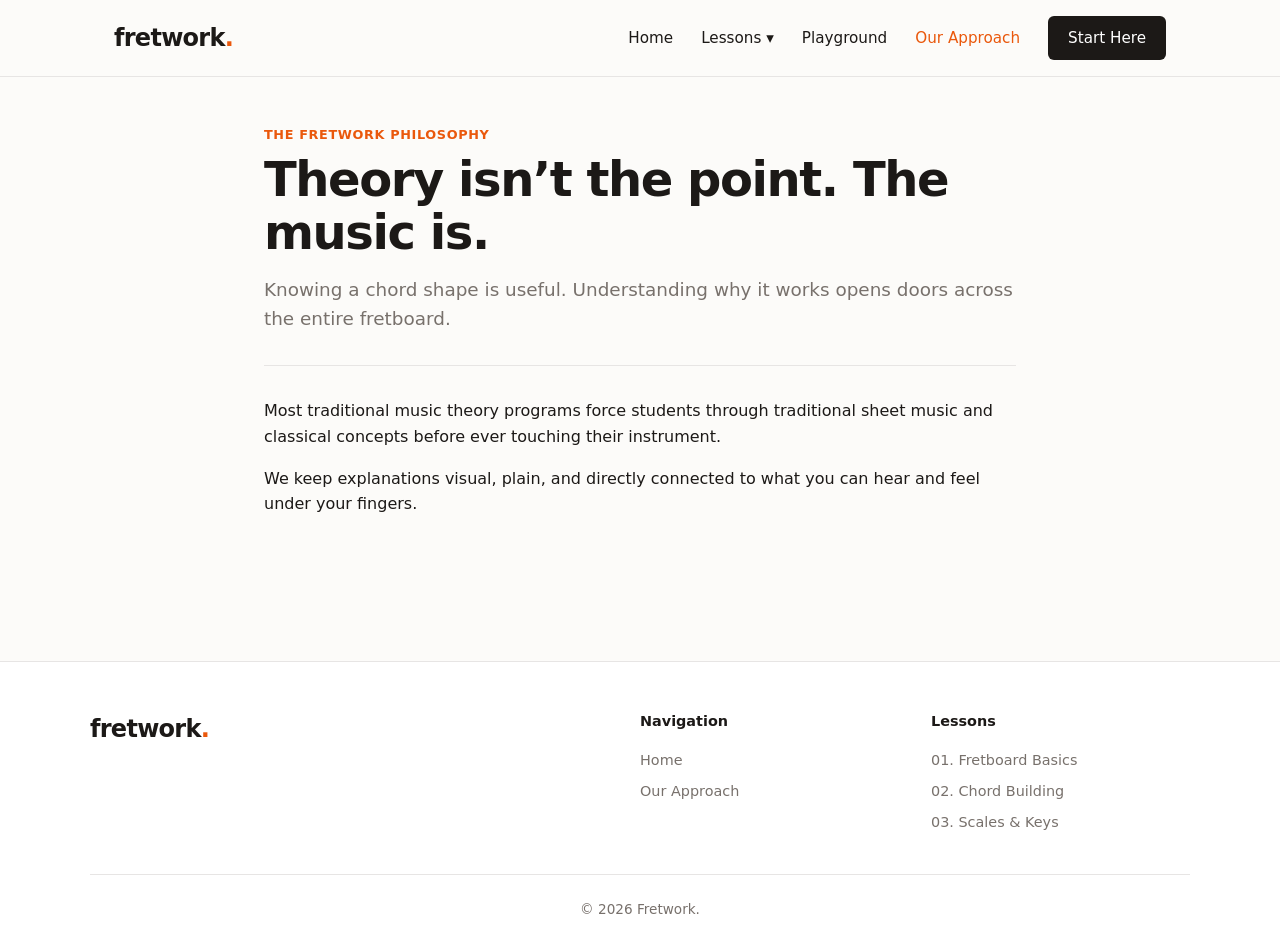
<file: about/index.html>
<!DOCTYPE html>
<html lang="en">
<head>
  <meta charset="UTF-8">
  <meta name="viewport" content="width=device-width, initial-scale=1.0">
  <title>Our Approach — Fretwork</title>
  <link rel="stylesheet" href="../styles.css">
</head>
<body>

  <header class="site-header">
    <div class="header-container">
      <a href="../index.html" class="brand-logo">fretwork<span class="dot">.</span></a>
      <nav aria-label="Main navigation">
        <ul class="nav-list">
          <li><a href="../index.html" class="nav-link">Home</a></li>
          <li class="nav-item dropdown">
            <a href="../lessons/index.html" class="nav-link">Lessons ▾</a>
            <ul class="dropdown-menu">
              <li><a href="../lessons/fretboard-basics.html" class="dropdown-link"><strong>01 / Fretboard Basics</strong><small>Start here</small></a></li>
              <li><a href="../lessons/chord-building.html" class="dropdown-link"><strong>02 / Chord Building</strong><small>Triads & intervals</small></a></li>
              <li><a href="../lessons/scales-and-keys.html" class="dropdown-link"><strong>03 / Scales & Keys</strong><small>Make melodies</small></a></li>
            </ul>
          </li>
          <li><a href="../index.html#playground" class="nav-link">Playground</a></li>
          <li><a href="./index.html" class="nav-link active">Our Approach</a></li>
          <li><a href="../lessons/fretboard-basics.html" class="btn-primary">Start Here</a></li>
        </ul>
      </nav>
    </div>
  </header>

  <main style="max-width: 800px;">
    <p class="eyebrow">The Fretwork Philosophy</p>
    <h1>Theory isn’t the point. The music is.</h1>
    <p class="lead">Knowing a chord shape is useful. Understanding why it works opens doors across the entire fretboard.</p>

    <div style="margin: 2rem 0; border-top: 1px solid var(--border-color); padding-top: 2rem;">
      <p style="margin-bottom: 1rem;">Most traditional music theory programs force students through traditional sheet music and classical concepts before ever touching their instrument.</p>
      <p style="margin-bottom: 1rem;">We keep explanations visual, plain, and directly connected to what you can hear and feel under your fingers.</p>
    </div>
  </main>

  <footer class="site-footer">
    <div class="footer-container">
      <div><a href="../index.html" class="brand-logo">fretwork<span class="dot">.</span></a></div>
      <div class="footer-column">
        <h4>Navigation</h4>
        <ul>
          <li><a href="../index.html">Home</a></li>
          <li><a href="./index.html">Our Approach</a></li>
        </ul>
      </div>
      <div class="footer-column">
        <h4>Lessons</h4>
        <ul>
          <li><a href="../lessons/fretboard-basics.html">01. Fretboard Basics</a></li>
          <li><a href="../lessons/chord-building.html">02. Chord Building</a></li>
          <li><a href="../lessons/scales-and-keys.html">03. Scales & Keys</a></li>
        </ul>
      </div>
    </div>
    <div class="footer-bottom">
      <p>&copy; 2026 Fretwork.</p>
    </div>
  </footer>

</body>
</html>
</file>
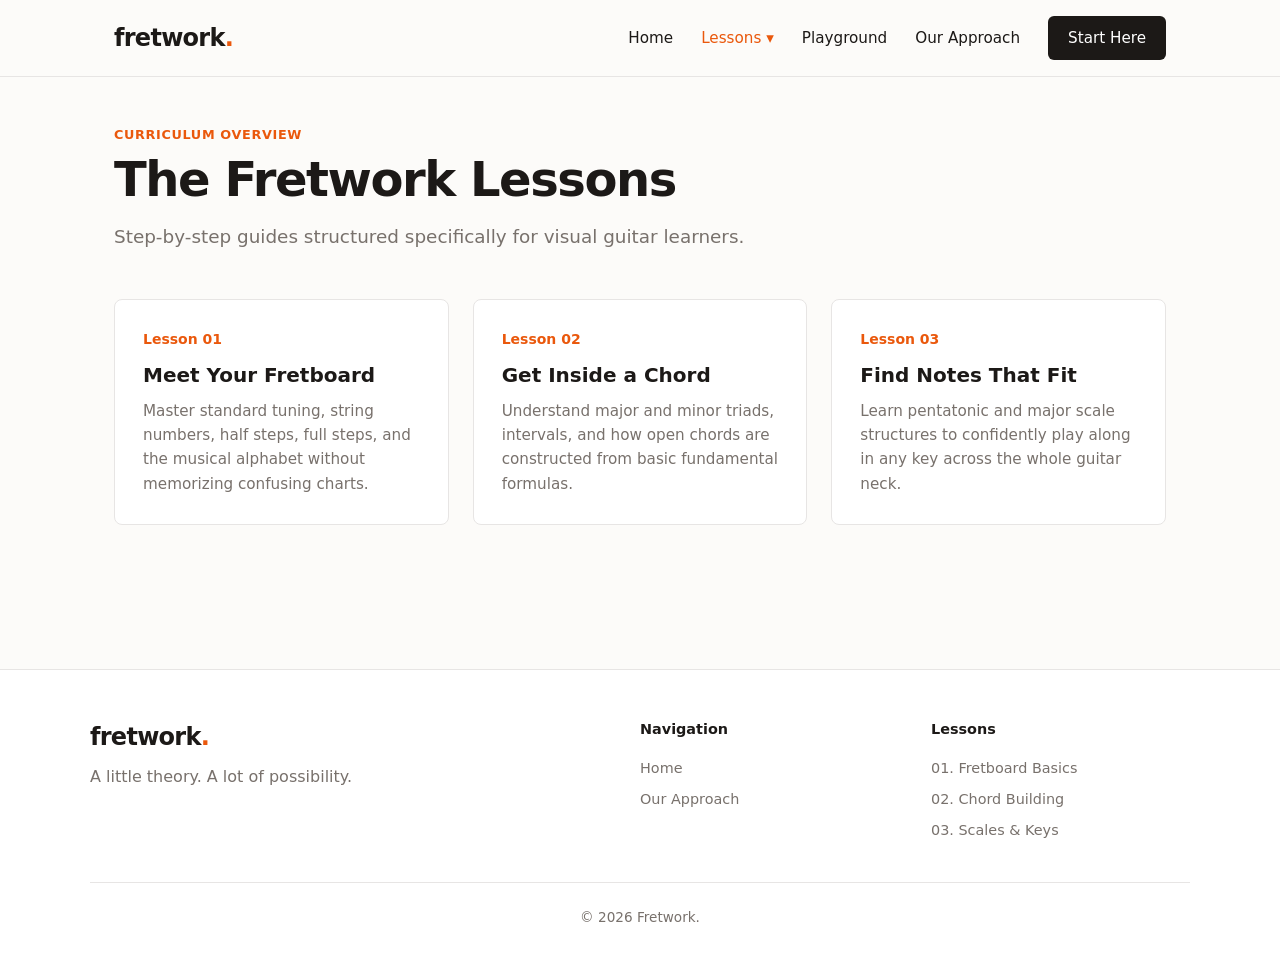
<file: lessons/index.html>
<!DOCTYPE html>
<html lang="en">
<head>
  <meta charset="UTF-8">
  <meta name="viewport" content="width=device-width, initial-scale=1.0">
  <title>All Lessons — Fretwork</title>
  <link rel="stylesheet" href="../styles.css">
</head>
<body>

  <header class="site-header">
    <div class="header-container">
      <a href="../index.html" class="brand-logo">fretwork<span class="dot">.</span></a>
      <nav aria-label="Main navigation">
        <ul class="nav-list">
          <li><a href="../index.html" class="nav-link">Home</a></li>
          <li class="nav-item dropdown">
            <a href="./index.html" class="nav-link active">Lessons ▾</a>
            <ul class="dropdown-menu">
              <li><a href="./fretboard-basics.html" class="dropdown-link"><strong>01 / Fretboard Basics</strong><small>Start here</small></a></li>
              <li><a href="./chord-building.html" class="dropdown-link"><strong>02 / Chord Building</strong><small>Triads & intervals</small></a></li>
              <li><a href="./scales-and-keys.html" class="dropdown-link"><strong>03 / Scales & Keys</strong><small>Make melodies</small></a></li>
            </ul>
          </li>
          <li><a href="../index.html#playground" class="nav-link">Playground</a></li>
          <li><a href="../about/index.html" class="nav-link">Our Approach</a></li>
          <li><a href="./fretboard-basics.html" class="btn-primary">Start Here</a></li>
        </ul>
      </nav>
    </div>
  </header>

  <main>
    <p class="eyebrow">Curriculum Overview</p>
    <h1>The Fretwork Lessons</h1>
    <p class="lead">Step-by-step guides structured specifically for visual guitar learners.</p>

    <div class="card-grid" style="margin-top: 3rem;">
      <a href="./fretboard-basics.html" class="card">
        <span class="card-num">Lesson 01</span>
        <h3>Meet Your Fretboard</h3>
        <p>Master standard tuning, string numbers, half steps, full steps, and the musical alphabet without memorizing confusing charts.</p>
      </a>
      <a href="./chord-building.html" class="card">
        <span class="card-num">Lesson 02</span>
        <h3>Get Inside a Chord</h3>
        <p>Understand major and minor triads, intervals, and how open chords are constructed from basic fundamental formulas.</p>
      </a>
      <a href="./scales-and-keys.html" class="card">
        <span class="card-num">Lesson 03</span>
        <h3>Find Notes That Fit</h3>
        <p>Learn pentatonic and major scale structures to confidently play along in any key across the whole guitar neck.</p>
      </a>
    </div>
  </main>

  <footer class="site-footer">
    <div class="footer-container">
      <div>
        <a href="../index.html" class="brand-logo">fretwork<span class="dot">.</span></a>
        <p style="color:var(--text-muted); margin-top:0.5rem;">A little theory. A lot of possibility.</p>
      </div>
      <div class="footer-column">
        <h4>Navigation</h4>
        <ul>
          <li><a href="../index.html">Home</a></li>
          <li><a href="../about/index.html">Our Approach</a></li>
        </ul>
      </div>
      <div class="footer-column">
        <h4>Lessons</h4>
        <ul>
          <li><a href="./fretboard-basics.html">01. Fretboard Basics</a></li>
          <li><a href="./chord-building.html">02. Chord Building</a></li>
          <li><a href="./scales-and-keys.html">03. Scales & Keys</a></li>
        </ul>
      </div>
    </div>
    <div class="footer-bottom">
      <p>&copy; 2026 Fretwork.</p>
    </div>
  </footer>

</body>
</html>
</file>
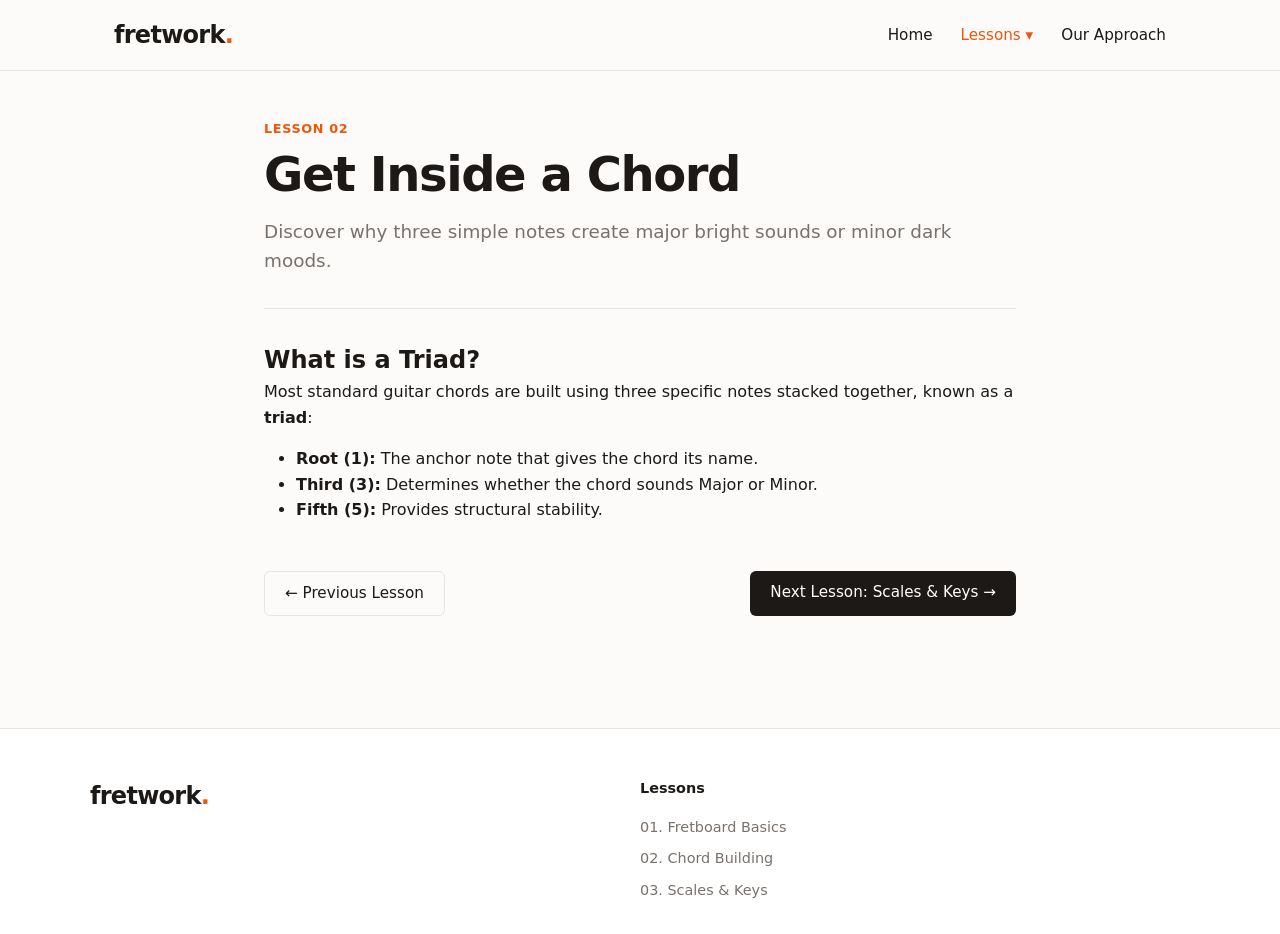
<file: lessons/chord-building.html>
<!DOCTYPE html>
<html lang="en">
<head>
  <meta charset="UTF-8">
  <meta name="viewport" content="width=device-width, initial-scale=1.0">
  <title>Lesson 02: Chord Building — Fretwork</title>
  <link rel="stylesheet" href="../styles.css">
</head>
<body>

  <header class="site-header">
    <div class="header-container">
      <a href="../index.html" class="brand-logo">fretwork<span class="dot">.</span></a>
      <nav aria-label="Main navigation">
        <ul class="nav-list">
          <li><a href="../index.html" class="nav-link">Home</a></li>
          <li class="nav-item dropdown">
            <a href="./index.html" class="nav-link active">Lessons ▾</a>
            <ul class="dropdown-menu">
              <li><a href="./fretboard-basics.html" class="dropdown-link"><strong>01 / Fretboard Basics</strong><small>Start here</small></a></li>
              <li><a href="./chord-building.html" class="dropdown-link"><strong>02 / Chord Building</strong><small>Triads & intervals</small></a></li>
              <li><a href="./scales-and-keys.html" class="dropdown-link"><strong>03 / Scales & Keys</strong><small>Make melodies</small></a></li>
            </ul>
          </li>
          <li><a href="../about/index.html" class="nav-link">Our Approach</a></li>
        </ul>
      </nav>
    </div>
  </header>

  <main style="max-width: 800px;">
    <p class="eyebrow">Lesson 02</p>
    <h1>Get Inside a Chord</h1>
    <p class="lead">Discover why three simple notes create major bright sounds or minor dark moods.</p>

    <div style="margin: 2rem 0; border-top: 1px solid var(--border-color); padding-top: 2rem;">
      <h2>What is a Triad?</h2>
      <p>Most standard guitar chords are built using three specific notes stacked together, known as a <strong>triad</strong>:</p>
      <ul style="margin: 1rem 2rem;">
        <li><strong>Root (1):</strong> The anchor note that gives the chord its name.</li>
        <li><strong>Third (3):</strong> Determines whether the chord sounds Major or Minor.</li>
        <li><strong>Fifth (5):</strong> Provides structural stability.</li>
      </ul>
    </div>

    <div style="display:flex; justify-content:space-between; margin-top:3rem;">
      <a href="./fretboard-basics.html" class="btn-secondary">← Previous Lesson</a>
      <a href="./scales-and-keys.html" class="btn-primary">Next Lesson: Scales & Keys →</a>
    </div>
  </main>

  <footer class="site-footer">
    <div class="footer-container">
      <div><a href="../index.html" class="brand-logo">fretwork<span class="dot">.</span></a></div>
      <div class="footer-column">
        <h4>Lessons</h4>
        <ul>
          <li><a href="./fretboard-basics.html">01. Fretboard Basics</a></li>
          <li><a href="./chord-building.html">02. Chord Building</a></li>
          <li><a href="./scales-and-keys.html">03. Scales & Keys</a></li>
        </ul>
      </div>
    </div>
  </footer>

</body>
</html>
</file>
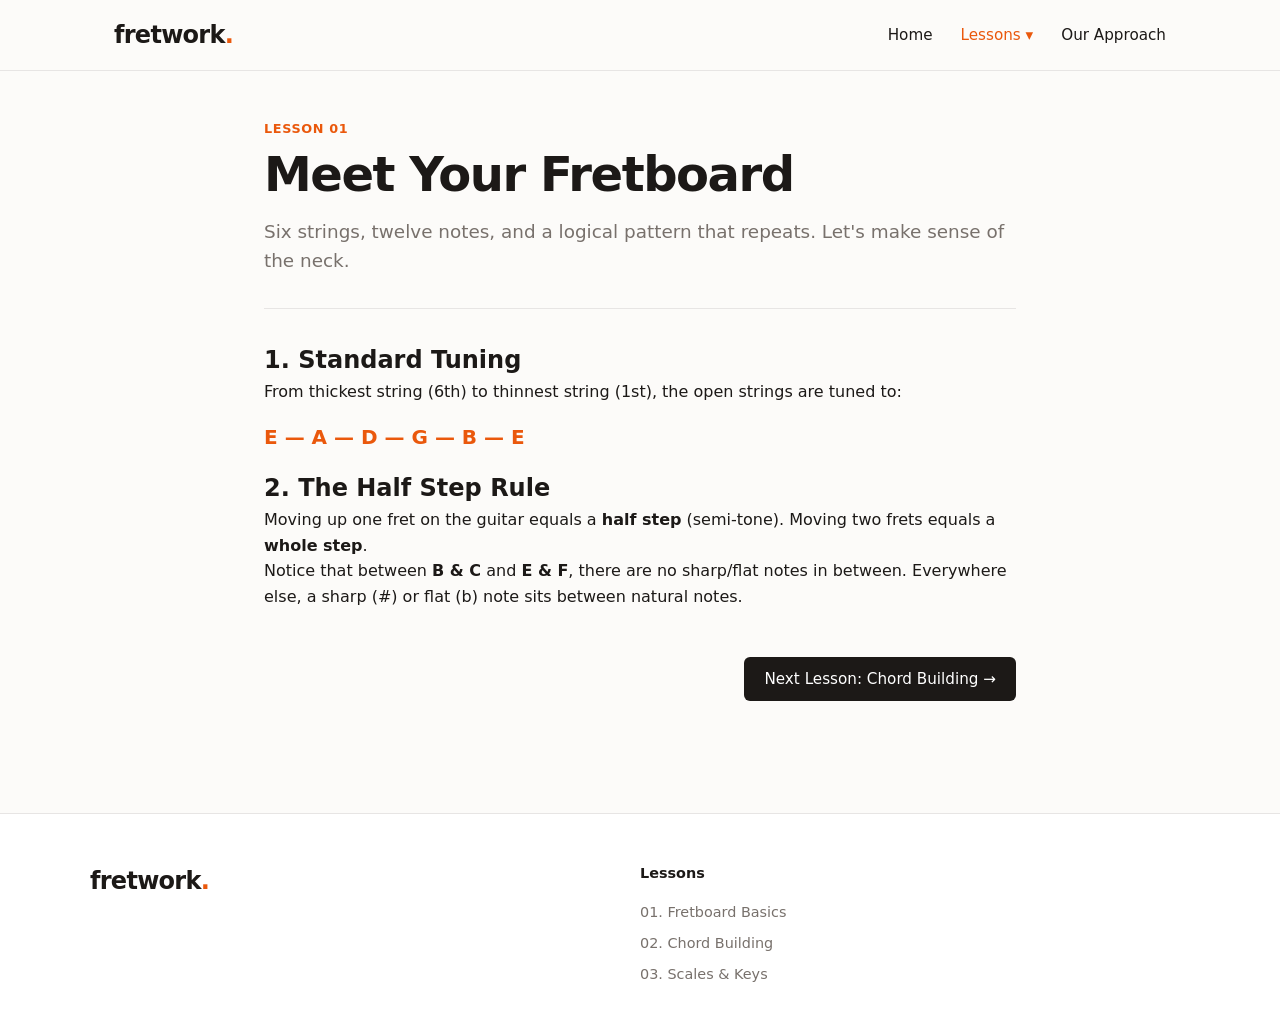
<file: lessons/fretboard-basics.html>
<!DOCTYPE html>
<html lang="en">
<head>
  <meta charset="UTF-8">
  <meta name="viewport" content="width=device-width, initial-scale=1.0">
  <title>Lesson 01: Fretboard Basics — Fretwork</title>
  <link rel="stylesheet" href="../styles.css">
</head>
<body>

  <header class="site-header">
    <div class="header-container">
      <a href="../index.html" class="brand-logo">fretwork<span class="dot">.</span></a>
      <nav aria-label="Main navigation">
        <ul class="nav-list">
          <li><a href="../index.html" class="nav-link">Home</a></li>
          <li class="nav-item dropdown">
            <a href="./index.html" class="nav-link active">Lessons ▾</a>
            <ul class="dropdown-menu">
              <li><a href="./fretboard-basics.html" class="dropdown-link"><strong>01 / Fretboard Basics</strong><small>Start here</small></a></li>
              <li><a href="./chord-building.html" class="dropdown-link"><strong>02 / Chord Building</strong><small>Triads & intervals</small></a></li>
              <li><a href="./scales-and-keys.html" class="dropdown-link"><strong>03 / Scales & Keys</strong><small>Make melodies</small></a></li>
            </ul>
          </li>
          <li><a href="../about/index.html" class="nav-link">Our Approach</a></li>
        </ul>
      </nav>
    </div>
  </header>

  <main style="max-width: 800px;">
    <p class="eyebrow">Lesson 01</p>
    <h1>Meet Your Fretboard</h1>
    <p class="lead">Six strings, twelve notes, and a logical pattern that repeats. Let's make sense of the neck.</p>

    <div style="margin: 2rem 0; border-top: 1px solid var(--border-color); padding-top: 2rem;">
      <h2>1. Standard Tuning</h2>
      <p>From thickest string (6th) to thinnest string (1st), the open strings are tuned to:</p>
      <p style="font-weight: bold; font-size: 1.25rem; color: var(--accent); margin: 1rem 0;">E — A — D — G — B — E</p>
      
      <h2>2. The Half Step Rule</h2>
      <p>Moving up one fret on the guitar equals a <strong>half step</strong> (semi-tone). Moving two frets equals a <strong>whole step</strong>.</p>
      <p>Notice that between <strong>B & C</strong> and <strong>E & F</strong>, there are no sharp/flat notes in between. Everywhere else, a sharp (#) or flat (b) note sits between natural notes.</p>
    </div>

    <div style="display:flex; justify-content:space-between; margin-top:3rem;">
      <span></span>
      <a href="./chord-building.html" class="btn-primary">Next Lesson: Chord Building →</a>
    </div>
  </main>

  <footer class="site-footer">
    <div class="footer-container">
      <div><a href="../index.html" class="brand-logo">fretwork<span class="dot">.</span></a></div>
      <div class="footer-column">
        <h4>Lessons</h4>
        <ul>
          <li><a href="./fretboard-basics.html">01. Fretboard Basics</a></li>
          <li><a href="./chord-building.html">02. Chord Building</a></li>
          <li><a href="./scales-and-keys.html">03. Scales & Keys</a></li>
        </ul>
      </div>
    </div>
  </footer>

</body>
</html>
</file>
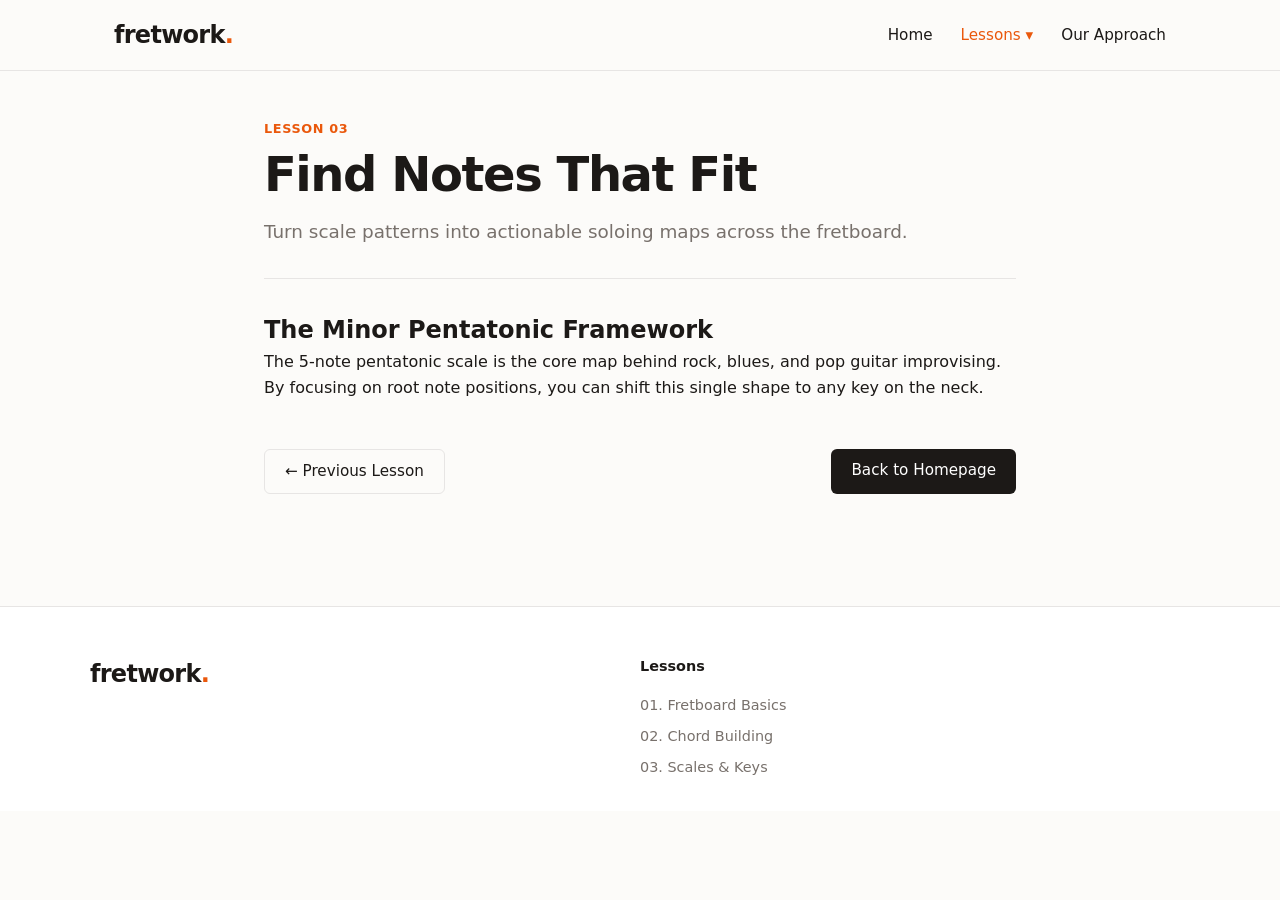
<file: lessons/scales-and-keys.html>
<!DOCTYPE html>
<html lang="en">
<head>
  <meta charset="UTF-8">
  <meta name="viewport" content="width=device-width, initial-scale=1.0">
  <title>Lesson 03: Scales & Keys — Fretwork</title>
  <link rel="stylesheet" href="../styles.css">
</head>
<body>

  <header class="site-header">
    <div class="header-container">
      <a href="../index.html" class="brand-logo">fretwork<span class="dot">.</span></a>
      <nav aria-label="Main navigation">
        <ul class="nav-list">
          <li><a href="../index.html" class="nav-link">Home</a></li>
          <li class="nav-item dropdown">
            <a href="./index.html" class="nav-link active">Lessons ▾</a>
            <ul class="dropdown-menu">
              <li><a href="./fretboard-basics.html" class="dropdown-link"><strong>01 / Fretboard Basics</strong><small>Start here</small></a></li>
              <li><a href="./chord-building.html" class="dropdown-link"><strong>02 / Chord Building</strong><small>Triads & intervals</small></a></li>
              <li><a href="./scales-and-keys.html" class="dropdown-link"><strong>03 / Scales & Keys</strong><small>Make melodies</small></a></li>
            </ul>
          </li>
          <li><a href="../about/index.html" class="nav-link">Our Approach</a></li>
        </ul>
      </nav>
    </div>
  </header>

  <main style="max-width: 800px;">
    <p class="eyebrow">Lesson 03</p>
    <h1>Find Notes That Fit</h1>
    <p class="lead">Turn scale patterns into actionable soloing maps across the fretboard.</p>

    <div style="margin: 2rem 0; border-top: 1px solid var(--border-color); padding-top: 2rem;">
      <h2>The Minor Pentatonic Framework</h2>
      <p>The 5-note pentatonic scale is the core map behind rock, blues, and pop guitar improvising. By focusing on root note positions, you can shift this single shape to any key on the neck.</p>
    </div>

    <div style="display:flex; justify-content:space-between; margin-top:3rem;">
      <a href="./chord-building.html" class="btn-secondary">← Previous Lesson</a>
      <a href="../index.html" class="btn-primary">Back to Homepage</a>
    </div>
  </main>

  <footer class="site-footer">
    <div class="footer-container">
      <div><a href="../index.html" class="brand-logo">fretwork<span class="dot">.</span></a></div>
      <div class="footer-column">
        <h4>Lessons</h4>
        <ul>
          <li><a href="./fretboard-basics.html">01. Fretboard Basics</a></li>
          <li><a href="./chord-building.html">02. Chord Building</a></li>
          <li><a href="./scales-and-keys.html">03. Scales & Keys</a></li>
        </ul>
      </div>
    </div>
  </footer>

</body>
</html>
</file>
<file: styles.css>
:root {
  --bg-color: #fcfbf9;
  --text-main: #1c1917;
  --text-muted: #78716c;
  --accent: #ea580c;
  --accent-hover: #c2410c;
  --card-bg: #ffffff;
  --border-color: #e7e5e4;
  --font-sans: system-ui, -apple-system, BlinkMacSystemFont, 'Segoe UI', Roboto, Oxygen, Ubuntu, Cantarell, sans-serif;
}

* {
  box-sizing: border-box;
  margin: 0;
  padding: 0;
}

body {
  background-color: var(--bg-color);
  color: var(--text-main);
  font-family: var(--font-sans);
  line-height: 1.6;
}

/* Header & Nav */
.site-header {
  position: sticky;
  top: 0;
  z-index: 1000;
  background-color: rgba(252, 251, 249, 0.95);
  backdrop-filter: blur(8px);
  border-bottom: 1px solid var(--border-color);
}

.header-container {
  max-width: 1100px;
  margin: 0 auto;
  padding: 1rem 1.5rem;
  display: flex;
  justify-content: space-between;
  align-items: center;
}

.brand-logo {
  font-weight: 800;
  font-size: 1.5rem;
  color: var(--text-main);
  text-decoration: none;
  letter-spacing: -0.03em;
}

.brand-logo span.dot {
  color: var(--accent);
}

.nav-list {
  display: flex;
  align-items: center;
  gap: 1.75rem;
  list-style: none;
}

.nav-link {
  color: var(--text-main);
  text-decoration: none;
  font-weight: 500;
  font-size: 0.95rem;
  transition: color 0.15s ease;
}

.nav-link:hover, .nav-link.active {
  color: var(--accent);
}

/* Dropdown */
.nav-item.dropdown {
  position: relative;
}

.dropdown-menu {
  display: none;
  position: absolute;
  top: 100%;
  left: 50%;
  transform: translateX(-50%);
  width: 260px;
  background-color: var(--card-bg);
  box-shadow: 0 10px 25px -5px rgba(0, 0, 0, 0.1);
  border-radius: 0.5rem;
  padding: 0.5rem 0;
  list-style: none;
  border: 1px solid var(--border-color);
  margin-top: 0.5rem;
}

.nav-item.dropdown:hover .dropdown-menu,
.nav-item.dropdown:focus-within .dropdown-menu {
  display: block;
}

.dropdown-link {
  display: block;
  padding: 0.6rem 1.2rem;
  text-decoration: none;
  color: var(--text-main);
}

.dropdown-link:hover {
  background-color: #f5f5f4;
}

.dropdown-link strong {
  display: block;
  font-size: 0.875rem;
}

.dropdown-link small {
  display: block;
  font-size: 0.75rem;
  color: var(--text-muted);
}

/* Buttons */
.btn-primary {
  display: inline-block;
  background-color: var(--text-main);
  color: #ffffff;
  padding: 0.6rem 1.25rem;
  border-radius: 0.375rem;
  text-decoration: none;
  font-weight: 500;
  font-size: 0.95rem;
  transition: background-color 0.15s ease;
}

.btn-primary:hover {
  background-color: var(--accent);
}

.btn-secondary {
  display: inline-block;
  background-color: transparent;
  color: var(--text-main);
  padding: 0.6rem 1.25rem;
  border: 1px solid var(--border-color);
  border-radius: 0.375rem;
  text-decoration: none;
  font-weight: 500;
  font-size: 0.95rem;
}

.btn-secondary:hover {
  border-color: var(--text-main);
}

/* Layout Elements */
main {
  max-width: 1100px;
  margin: 0 auto;
  padding: 3rem 1.5rem;
}

.hero {
  display: grid;
  grid-template-columns: 1fr 1fr;
  gap: 3rem;
  align-items: center;
  padding: 2rem 0 4rem;
}

.hero img {
  width: 100%;
  border-radius: 0.75rem;
  object-fit: cover;
  max-height: 400px;
}

.eyebrow {
  color: var(--accent);
  font-weight: 700;
  text-transform: uppercase;
  font-size: 0.8rem;
  letter-spacing: 0.05em;
  margin-bottom: 0.5rem;
}

h1 {
  font-size: 3rem;
  line-height: 1.1;
  letter-spacing: -0.03em;
  margin-bottom: 1rem;
}

h1 span {
  color: var(--accent);
}

.lead {
  font-size: 1.15rem;
  color: var(--text-muted);
  margin-bottom: 1.5rem;
}

/* Grid Cards */
.card-grid {
  display: grid;
  grid-template-columns: repeat(auto-fit, minmax(300px, 1fr));
  gap: 1.5rem;
  margin: 2rem 0;
}

.card {
  background: var(--card-bg);
  border: 1px solid var(--border-color);
  border-radius: 0.5rem;
  padding: 1.75rem;
  text-decoration: none;
  color: inherit;
  transition: transform 0.15s ease, border-color 0.15s ease;
  display: flex;
  flex-direction: column;
}

.card:hover {
  transform: translateY(-2px);
  border-color: var(--accent);
}

.card-num {
  font-weight: 800;
  color: var(--accent);
  font-size: 0.875rem;
  margin-bottom: 0.5rem;
}

.card h3 {
  font-size: 1.25rem;
  margin-bottom: 0.5rem;
}

.card p {
  color: var(--text-muted);
  font-size: 0.95rem;
  flex-grow: 1;
}

/* Interactive Playground Teaser */
.playground-box {
  background: #1c1917;
  color: #ffffff;
  padding: 2.5rem;
  border-radius: 0.75rem;
  margin: 4rem 0;
}

.fretboard-visual {
  display: flex;
  gap: 0.5rem;
  margin: 1.5rem 0;
  overflow-x: auto;
  padding-bottom: 0.5rem;
}

.fret {
  flex: 1;
  min-width: 60px;
  height: 80px;
  border-right: 2px solid #57534e;
  display: flex;
  align-items: center;
  justify-content: center;
  position: relative;
  background: #292524;
  border-radius: 0.25rem;
}

.fret.marker::after {
  content: 'E';
  background: var(--accent);
  color: white;
  width: 28px;
  height: 28px;
  border-radius: 50%;
  display: flex;
  align-items: center;
  justify-content: center;
  font-weight: bold;
  font-size: 0.85rem;
}

/* Footer */
.site-footer {
  border-top: 1px solid var(--border-color);
  background: var(--card-bg);
  padding: 3rem 1.5rem 1.5rem;
  margin-top: 4rem;
}

.footer-container {
  max-width: 1100px;
  margin: 0 auto;
  display: grid;
  grid-template-columns: 2fr 1fr 1fr;
  gap: 2rem;
}

.footer-column h4 {
  font-size: 0.9rem;
  margin-bottom: 1rem;
}

.footer-column ul {
  list-style: none;
}

.footer-column a {
  color: var(--text-muted);
  text-decoration: none;
  font-size: 0.9rem;
  display: block;
  margin-bottom: 0.5rem;
}

.footer-column a:hover {
  color: var(--accent);
}

.footer-bottom {
  max-width: 1100px;
  margin: 2rem auto 0;
  padding-top: 1.5rem;
  border-top: 1px solid var(--border-color);
  color: var(--text-muted);
  font-size: 0.85rem;
  text-align: center;
}

/* Mobile Responsive */
@media (max-width: 768px) {
  .hero { grid-template-columns: 1fr; }
  .footer-container { grid-template-columns: 1fr; }
  .nav-list { gap: 1rem; }
}
</file>
